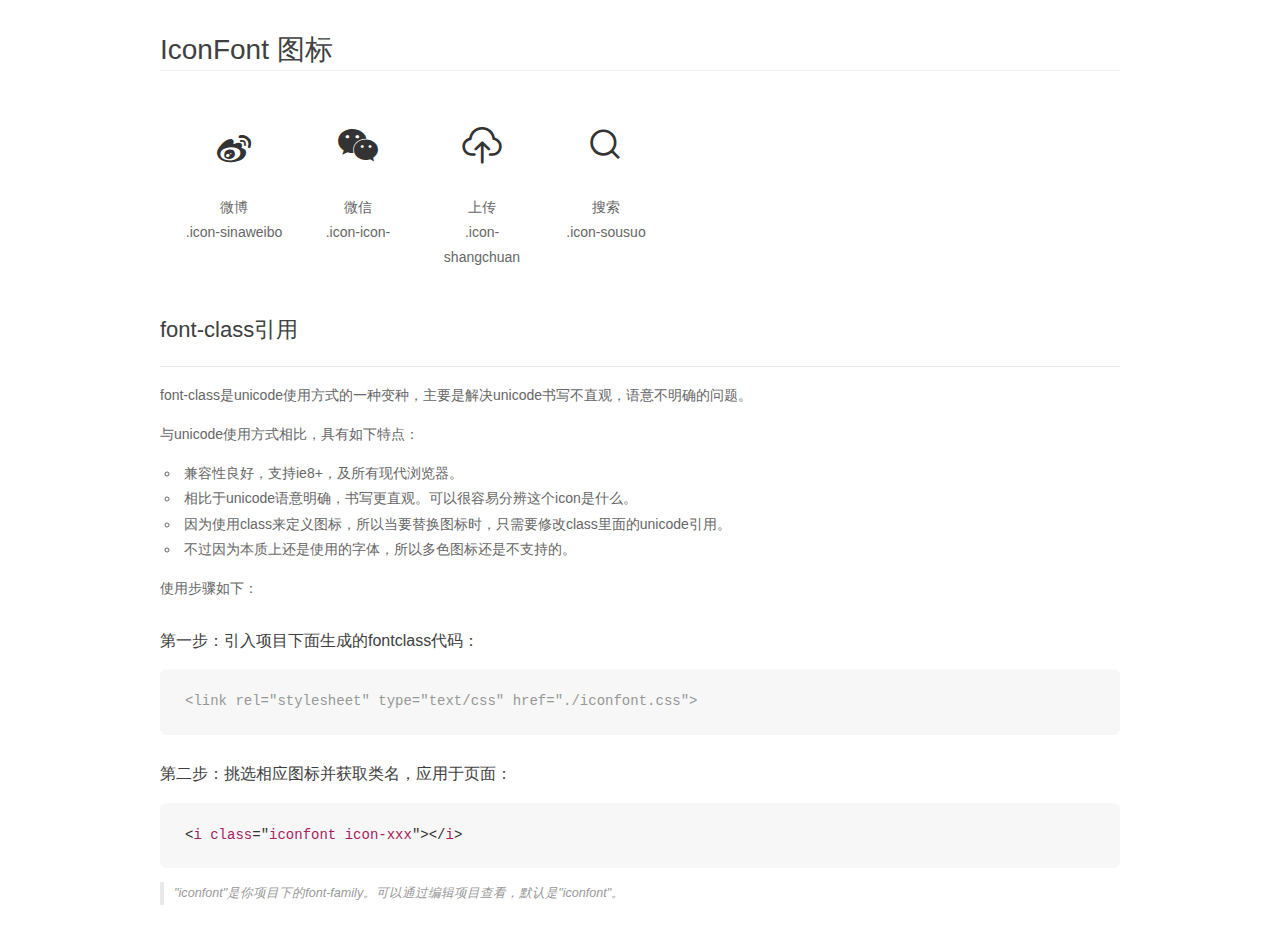
<file: 站酷升级版/iconfont/demo_fontclass.html>
<!DOCTYPE html>
<html>
<head>
    <meta charset="utf-8"/>
    <title>IconFont</title>
    <link rel="stylesheet" href="demo.css">
    <link rel="stylesheet" href="iconfont.css">
</head>
<body>
    <div class="main markdown">
        <h1>IconFont 图标</h1>
        <ul class="icon_lists clear">
            
                <li>
                <i class="icon iconfont icon-sinaweibo"></i>
                    <div class="name">微博</div>
                    <div class="fontclass">.icon-sinaweibo</div>
                </li>
            
                <li>
                <i class="icon iconfont icon-icon-"></i>
                    <div class="name">微信</div>
                    <div class="fontclass">.icon-icon-</div>
                </li>
            
                <li>
                <i class="icon iconfont icon-shangchuan"></i>
                    <div class="name">上传</div>
                    <div class="fontclass">.icon-shangchuan</div>
                </li>
            
                <li>
                <i class="icon iconfont icon-sousuo"></i>
                    <div class="name">搜索</div>
                    <div class="fontclass">.icon-sousuo</div>
                </li>
            
        </ul>

        <h2 id="font-class-">font-class引用</h2>
        <hr>

        <p>font-class是unicode使用方式的一种变种，主要是解决unicode书写不直观，语意不明确的问题。</p>
        <p>与unicode使用方式相比，具有如下特点：</p>
        <ul>
        <li>兼容性良好，支持ie8+，及所有现代浏览器。</li>
        <li>相比于unicode语意明确，书写更直观。可以很容易分辨这个icon是什么。</li>
        <li>因为使用class来定义图标，所以当要替换图标时，只需要修改class里面的unicode引用。</li>
        <li>不过因为本质上还是使用的字体，所以多色图标还是不支持的。</li>
        </ul>
        <p>使用步骤如下：</p>
        <h3 id="-fontclass-">第一步：引入项目下面生成的fontclass代码：</h3>


        <pre><code class="lang-js hljs javascript"><span class="hljs-comment">&lt;link rel="stylesheet" type="text/css" href="./iconfont.css"&gt;</span></code></pre>
        <h3 id="-">第二步：挑选相应图标并获取类名，应用于页面：</h3>
        <pre><code class="lang-css hljs">&lt;<span class="hljs-selector-tag">i</span> <span class="hljs-selector-tag">class</span>="<span class="hljs-selector-tag">iconfont</span> <span class="hljs-selector-tag">icon-xxx</span>"&gt;&lt;/<span class="hljs-selector-tag">i</span>&gt;</code></pre>
        <blockquote>
        <p>"iconfont"是你项目下的font-family。可以通过编辑项目查看，默认是"iconfont"。</p>
        </blockquote>
    </div>
</body>
</html>
</file>
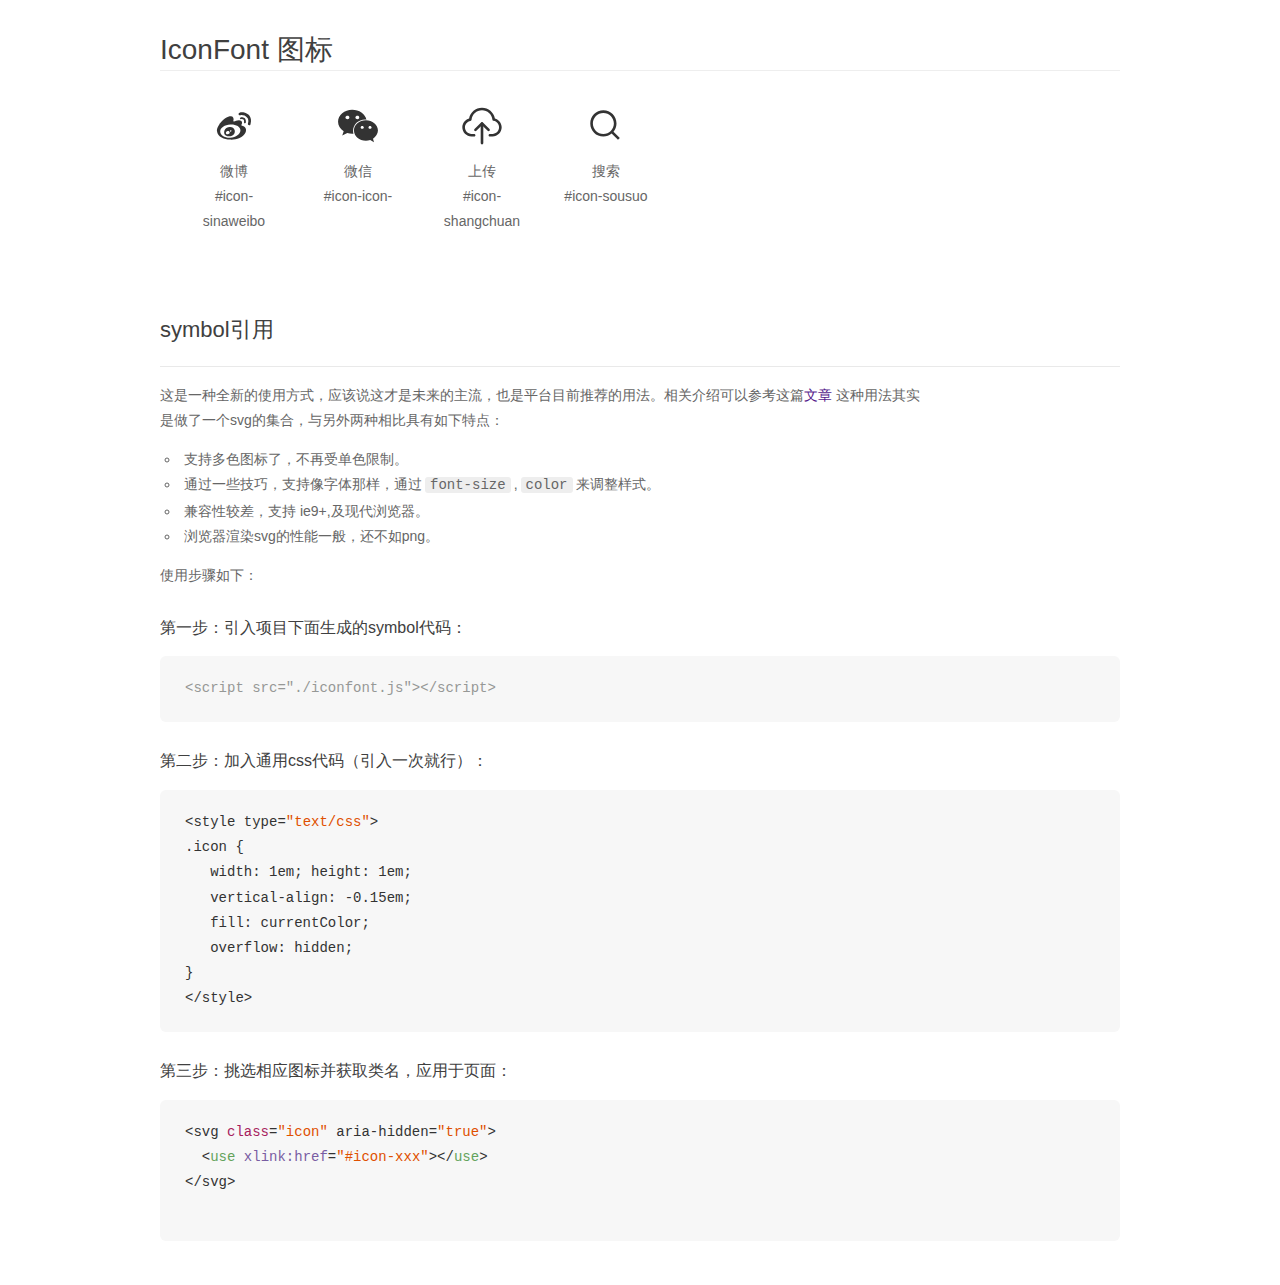
<file: 站酷升级版/iconfont/demo_symbol.html>
<!DOCTYPE html>
<html>
<head>
    <meta charset="utf-8"/>
    <title>IconFont</title>
    <link rel="stylesheet" href="demo.css">
    <script src="iconfont.js"></script>

    <style type="text/css">
        .icon {
          /* 通过设置 font-size 来改变图标大小 */
          width: 1em; height: 1em;
          /* 图标和文字相邻时，垂直对齐 */
          vertical-align: -0.15em;
          /* 通过设置 color 来改变 SVG 的颜色/fill */
          fill: currentColor;
          /* path 和 stroke 溢出 viewBox 部分在 IE 下会显示
             normalize.css 中也包含这行 */
          overflow: hidden;
        }

    </style>
</head>
<body>
    <div class="main markdown">
        <h1>IconFont 图标</h1>
        <ul class="icon_lists clear">
            
                <li>
                    <svg class="icon" aria-hidden="true">
                        <use xlink:href="#icon-sinaweibo"></use>
                    </svg>
                    <div class="name">微博</div>
                    <div class="fontclass">#icon-sinaweibo</div>
                </li>
            
                <li>
                    <svg class="icon" aria-hidden="true">
                        <use xlink:href="#icon-icon-"></use>
                    </svg>
                    <div class="name">微信</div>
                    <div class="fontclass">#icon-icon-</div>
                </li>
            
                <li>
                    <svg class="icon" aria-hidden="true">
                        <use xlink:href="#icon-shangchuan"></use>
                    </svg>
                    <div class="name">上传</div>
                    <div class="fontclass">#icon-shangchuan</div>
                </li>
            
                <li>
                    <svg class="icon" aria-hidden="true">
                        <use xlink:href="#icon-sousuo"></use>
                    </svg>
                    <div class="name">搜索</div>
                    <div class="fontclass">#icon-sousuo</div>
                </li>
            
        </ul>


        <h2 id="symbol-">symbol引用</h2>
        <hr>

        <p>这是一种全新的使用方式，应该说这才是未来的主流，也是平台目前推荐的用法。相关介绍可以参考这篇<a href="">文章</a>
        这种用法其实是做了一个svg的集合，与另外两种相比具有如下特点：</p>
        <ul>
          <li>支持多色图标了，不再受单色限制。</li>
          <li>通过一些技巧，支持像字体那样，通过<code>font-size</code>,<code>color</code>来调整样式。</li>
          <li>兼容性较差，支持 ie9+,及现代浏览器。</li>
          <li>浏览器渲染svg的性能一般，还不如png。</li>
        </ul>
        <p>使用步骤如下：</p>
        <h3 id="-symbol-">第一步：引入项目下面生成的symbol代码：</h3>
        <pre><code class="lang-js hljs javascript"><span class="hljs-comment">&lt;script src="./iconfont.js"&gt;&lt;/script&gt;</span></code></pre>
        <h3 id="-css-">第二步：加入通用css代码（引入一次就行）：</h3>
        <pre><code class="lang-js hljs javascript">&lt;style type=<span class="hljs-string">"text/css"</span>&gt;
.icon {
   width: <span class="hljs-number">1</span>em; height: <span class="hljs-number">1</span>em;
   vertical-align: <span class="hljs-number">-0.15</span>em;
   fill: currentColor;
   overflow: hidden;
}
&lt;<span class="hljs-regexp">/style&gt;</span></code></pre>
        <h3 id="-">第三步：挑选相应图标并获取类名，应用于页面：</h3>
        <pre><code class="lang-js hljs javascript">&lt;svg <span class="hljs-class"><span class="hljs-keyword">class</span></span>=<span class="hljs-string">"icon"</span> aria-hidden=<span class="hljs-string">"true"</span>&gt;<span class="xml"><span class="hljs-tag">
  &lt;<span class="hljs-name">use</span> <span class="hljs-attr">xlink:href</span>=<span class="hljs-string">"#icon-xxx"</span>&gt;</span><span class="hljs-tag">&lt;/<span class="hljs-name">use</span>&gt;</span>
</span>&lt;<span class="hljs-regexp">/svg&gt;
        </span></code></pre>
    </div>
</body>
</html>
</file>
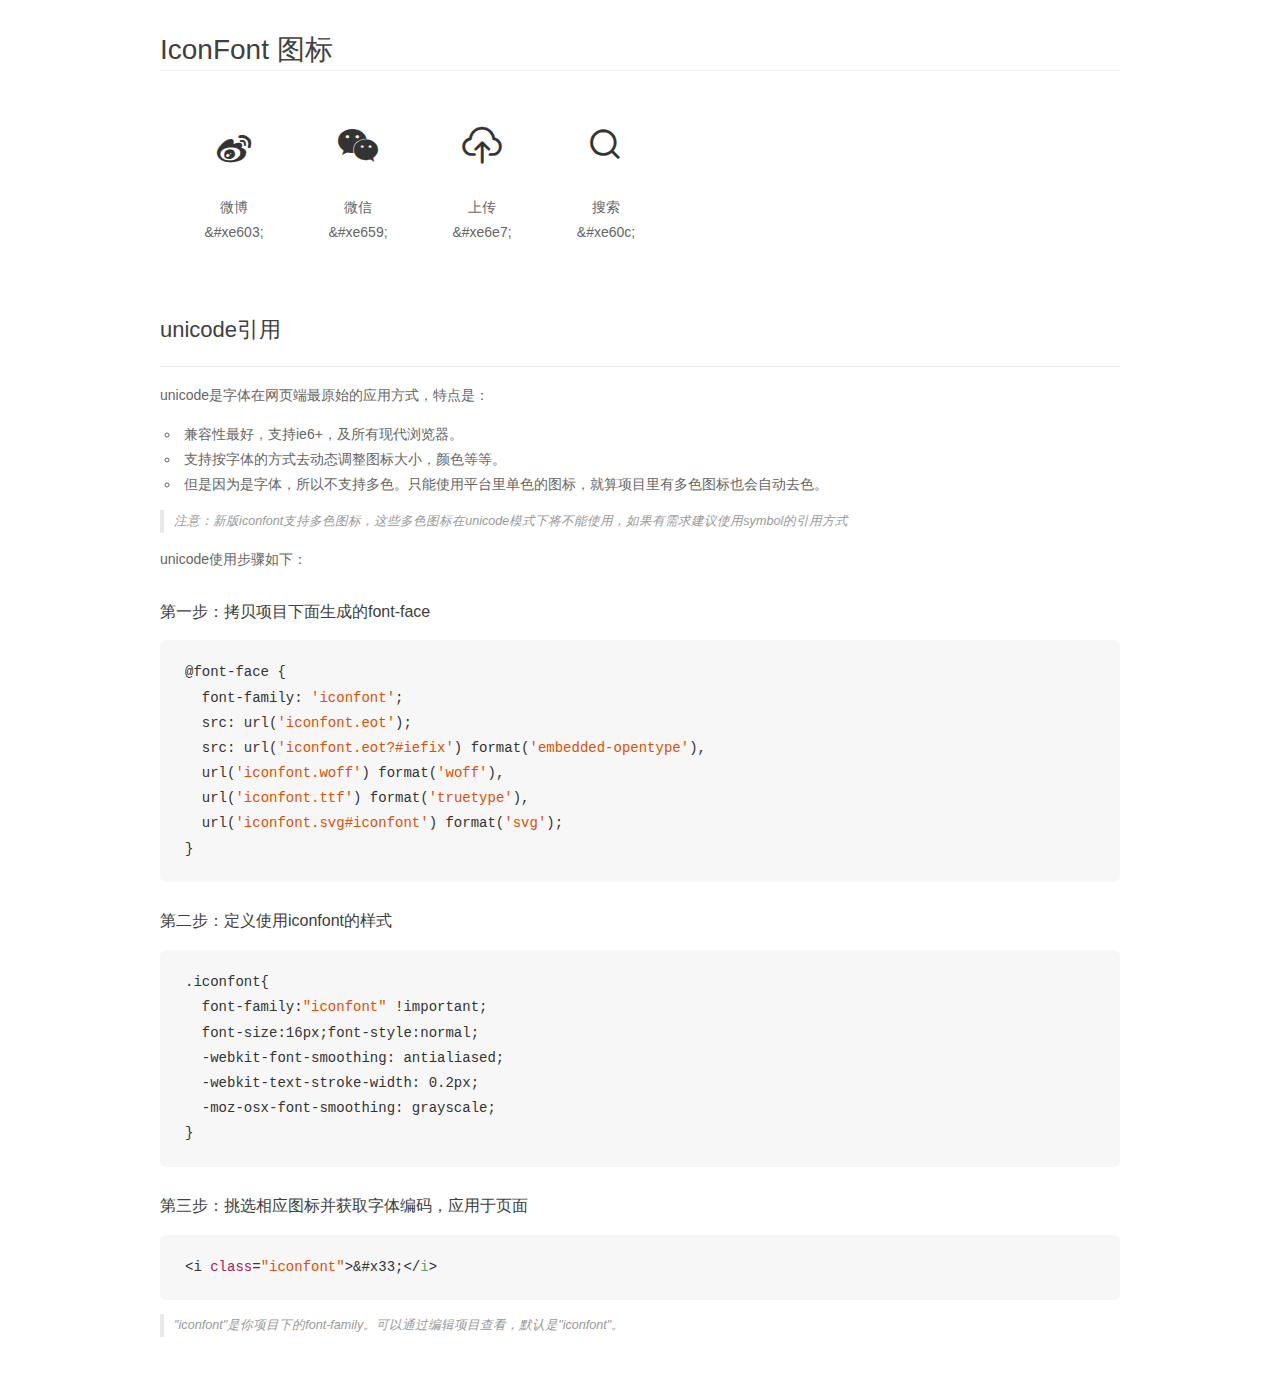
<file: 站酷升级版/iconfont/demo_unicode.html>
<!DOCTYPE html>
<html>
<head>
    <meta charset="utf-8"/>
    <title>IconFont</title>
    <link rel="stylesheet" href="demo.css">

    <style type="text/css">

        @font-face {font-family: "iconfont";
          src: url('iconfont.eot'); /* IE9*/
          src: url('iconfont.eot#iefix') format('embedded-opentype'), /* IE6-IE8 */
          url('iconfont.woff') format('woff'), /* chrome, firefox */
          url('iconfont.ttf') format('truetype'), /* chrome, firefox, opera, Safari, Android, iOS 4.2+*/
          url('iconfont.svg#iconfont') format('svg'); /* iOS 4.1- */
        }

        .iconfont {
          font-family:"iconfont" !important;
          font-size:16px;
          font-style:normal;
          -webkit-font-smoothing: antialiased;
          -webkit-text-stroke-width: 0.2px;
          -moz-osx-font-smoothing: grayscale;
        }

    </style>
</head>
<body>
    <div class="main markdown">
        <h1>IconFont 图标</h1>
        <ul class="icon_lists clear">
            
                <li>
                <i class="icon iconfont">&#xe603;</i>
                    <div class="name">微博</div>
                    <div class="code">&amp;#xe603;</div>
                </li>
            
                <li>
                <i class="icon iconfont">&#xe659;</i>
                    <div class="name">微信</div>
                    <div class="code">&amp;#xe659;</div>
                </li>
            
                <li>
                <i class="icon iconfont">&#xe6e7;</i>
                    <div class="name">上传</div>
                    <div class="code">&amp;#xe6e7;</div>
                </li>
            
                <li>
                <i class="icon iconfont">&#xe60c;</i>
                    <div class="name">搜索</div>
                    <div class="code">&amp;#xe60c;</div>
                </li>
            
        </ul>
        <h2 id="unicode-">unicode引用</h2>
        <hr>

        <p>unicode是字体在网页端最原始的应用方式，特点是：</p>
        <ul>
        <li>兼容性最好，支持ie6+，及所有现代浏览器。</li>
        <li>支持按字体的方式去动态调整图标大小，颜色等等。</li>
        <li>但是因为是字体，所以不支持多色。只能使用平台里单色的图标，就算项目里有多色图标也会自动去色。</li>
        </ul>
        <blockquote>
        <p>注意：新版iconfont支持多色图标，这些多色图标在unicode模式下将不能使用，如果有需求建议使用symbol的引用方式</p>
        </blockquote>
        <p>unicode使用步骤如下：</p>
        <h3 id="-font-face">第一步：拷贝项目下面生成的font-face</h3>
        <pre><code class="lang-js hljs javascript">@font-face {
  font-family: <span class="hljs-string">'iconfont'</span>;
  src: url(<span class="hljs-string">'iconfont.eot'</span>);
  src: url(<span class="hljs-string">'iconfont.eot?#iefix'</span>) format(<span class="hljs-string">'embedded-opentype'</span>),
  url(<span class="hljs-string">'iconfont.woff'</span>) format(<span class="hljs-string">'woff'</span>),
  url(<span class="hljs-string">'iconfont.ttf'</span>) format(<span class="hljs-string">'truetype'</span>),
  url(<span class="hljs-string">'iconfont.svg#iconfont'</span>) format(<span class="hljs-string">'svg'</span>);
}
</code></pre>
        <h3 id="-iconfont-">第二步：定义使用iconfont的样式</h3>
        <pre><code class="lang-js hljs javascript">.iconfont{
  font-family:<span class="hljs-string">"iconfont"</span> !important;
  font-size:<span class="hljs-number">16</span>px;font-style:normal;
  -webkit-font-smoothing: antialiased;
  -webkit-text-stroke-width: <span class="hljs-number">0.2</span>px;
  -moz-osx-font-smoothing: grayscale;
}
</code></pre>
        <h3 id="-">第三步：挑选相应图标并获取字体编码，应用于页面</h3>
        <pre><code class="lang-js hljs javascript">&lt;i <span class="hljs-class"><span class="hljs-keyword">class</span></span>=<span class="hljs-string">"iconfont"</span>&gt;&amp;#x33;<span class="xml"><span class="hljs-tag">&lt;/<span class="hljs-name">i</span>&gt;</span></span></code></pre>

        <blockquote>
        <p>"iconfont"是你项目下的font-family。可以通过编辑项目查看，默认是"iconfont"。</p>
        </blockquote>
    </div>


</body>
</html>
</file>
<file: 站酷升级版/iconfont/iconfont.css>
@font-face {font-family: "iconfont";
  src: url('iconfont.eot?t=1503319475621'); /* IE9*/
  src: url('iconfont.eot?t=1503319475621#iefix') format('embedded-opentype'), /* IE6-IE8 */
  url('iconfont.woff?t=1503319475621') format('woff'), /* chrome, firefox */
  url('iconfont.ttf?t=1503319475621') format('truetype'), /* chrome, firefox, opera, Safari, Android, iOS 4.2+*/
  url('iconfont.svg?t=1503319475621#iconfont') format('svg'); /* iOS 4.1- */
}

.iconfont {
  font-family:"iconfont" !important;
  font-size:16px;
  font-style:normal;
  -webkit-font-smoothing: antialiased;
  -moz-osx-font-smoothing: grayscale;
}

.icon-sinaweibo:before { content: "\e603"; }

.icon-icon-:before { content: "\e659"; }

.icon-shangchuan:before { content: "\e6e7"; }

.icon-sousuo:before { content: "\e60c"; }
</file>
<file: 站酷升级版/iconfont/demo.css>
*{margin: 0;padding: 0;list-style: none;}
/*
KISSY CSS Reset
理念：1. reset 的目的不是清除浏览器的默认样式，这仅是部分工作。清除和重置是紧密不可分的。
2. reset 的目的不是让默认样式在所有浏览器下一致，而是减少默认样式有可能带来的问题。
3. reset 期望提供一套普适通用的基础样式。但没有银弹，推荐根据具体需求，裁剪和修改后再使用。
特色：1. 适应中文；2. 基于最新主流浏览器。
维护：玉伯<lifesinger@gmail.com>, 正淳<ragecarrier@gmail.com>
 */

/** 清除内外边距 **/
body, h1, h2, h3, h4, h5, h6, hr, p, blockquote, /* structural elements 结构元素 */
dl, dt, dd, ul, ol, li, /* list elements 列表元素 */
pre, /* text formatting elements 文本格式元素 */
form, fieldset, legend, button, input, textarea, /* form elements 表单元素 */
th, td /* table elements 表格元素 */ {
  margin: 0;
  padding: 0;
}

/** 设置默认字体 **/
body,
button, input, select, textarea /* for ie */ {
  font: 12px/1.5 tahoma, arial, \5b8b\4f53, sans-serif;
}
h1, h2, h3, h4, h5, h6 { font-size: 100%; }
address, cite, dfn, em, var { font-style: normal; } /* 将斜体扶正 */
code, kbd, pre, samp { font-family: courier new, courier, monospace; } /* 统一等宽字体 */
small { font-size: 12px; } /* 小于 12px 的中文很难阅读，让 small 正常化 */

/** 重置列表元素 **/
ul, ol { list-style: none; }

/** 重置文本格式元素 **/
a { text-decoration: none; }
a:hover { text-decoration: underline; }


/** 重置表单元素 **/
legend { color: #000; } /* for ie6 */
fieldset, img { border: 0; } /* img 搭车：让链接里的 img 无边框 */
button, input, select, textarea { font-size: 100%; } /* 使得表单元素在 ie 下能继承字体大小 */
/* 注：optgroup 无法扶正 */

/** 重置表格元素 **/
table { border-collapse: collapse; border-spacing: 0; }

/* 清除浮动 */
.ks-clear:after, .clear:after {
  content: '\20';
  display: block;
  height: 0;
  clear: both;
}
.ks-clear, .clear {
  *zoom: 1;
}

.main {
  padding: 30px 100px;
width: 960px;
margin: 0 auto;
}
.main h1{font-size:36px; color:#333; text-align:left;margin-bottom:30px; border-bottom: 1px solid #eee;}

.helps{margin-top:40px;}
.helps pre{
  padding:20px;
  margin:10px 0;
  border:solid 1px #e7e1cd;
  background-color: #fffdef;
  overflow: auto;
}

.icon_lists{
  width: 100% !important;

}

.icon_lists li{
  float:left;
  width: 100px;
  height:180px;
  text-align: center;
  list-style: none !important;
}
.icon_lists .icon{
  font-size: 42px;
  line-height: 100px;
  margin: 10px 0;
  color:#333;
  -webkit-transition: font-size 0.25s ease-out 0s;
  -moz-transition: font-size 0.25s ease-out 0s;
  transition: font-size 0.25s ease-out 0s;

}
.icon_lists .icon:hover{
  font-size: 100px;
}



.markdown {
  color: #666;
  font-size: 14px;
  line-height: 1.8;
}

.highlight {
  line-height: 1.5;
}

.markdown img {
  vertical-align: middle;
  max-width: 100%;
}

.markdown h1 {
  color: #404040;
  font-weight: 500;
  line-height: 40px;
  margin-bottom: 24px;
}

.markdown h2,
.markdown h3,
.markdown h4,
.markdown h5,
.markdown h6 {
  color: #404040;
  margin: 1.6em 0 0.6em 0;
  font-weight: 500;
  clear: both;
}

.markdown h1 {
  font-size: 28px;
}

.markdown h2 {
  font-size: 22px;
}

.markdown h3 {
  font-size: 16px;
}

.markdown h4 {
  font-size: 14px;
}

.markdown h5 {
  font-size: 12px;
}

.markdown h6 {
  font-size: 12px;
}

.markdown hr {
  height: 1px;
  border: 0;
  background: #e9e9e9;
  margin: 16px 0;
  clear: both;
}

.markdown p,
.markdown pre {
  margin: 1em 0;
}

.markdown > p,
.markdown > blockquote,
.markdown > .highlight,
.markdown > ol,
.markdown > ul {
  width: 80%;
}

.markdown ul > li {
  list-style: circle;
}

.markdown > ul li,
.markdown blockquote ul > li {
  margin-left: 20px;
  padding-left: 4px;
}

.markdown > ul li p,
.markdown > ol li p {
  margin: 0.6em 0;
}

.markdown ol > li {
  list-style: decimal;
}

.markdown > ol li,
.markdown blockquote ol > li {
  margin-left: 20px;
  padding-left: 4px;
}

.markdown code {
  margin: 0 3px;
  padding: 0 5px;
  background: #eee;
  border-radius: 3px;
}

.markdown pre {
  border-radius: 6px;
  background: #f7f7f7;
  padding: 20px;
}

.markdown pre code {
  border: none;
  background: #f7f7f7;
  margin: 0;
}

.markdown strong,
.markdown b {
  font-weight: 600;
}

.markdown > table {
  border-collapse: collapse;
  border-spacing: 0px;
  empty-cells: show;
  border: 1px solid #e9e9e9;
  width: 95%;
  margin-bottom: 24px;
}

.markdown > table th {
  white-space: nowrap;
  color: #333;
  font-weight: 600;

}

.markdown > table th,
.markdown > table td {
  border: 1px solid #e9e9e9;
  padding: 8px 16px;
  text-align: left;
}

.markdown > table th {
  background: #F7F7F7;
}

.markdown blockquote {
  font-size: 90%;
  color: #999;
  border-left: 4px solid #e9e9e9;
  padding-left: 0.8em;
  margin: 1em 0;
  font-style: italic;
}

.markdown blockquote p {
  margin: 0;
}

.markdown .anchor {
  opacity: 0;
  transition: opacity 0.3s ease;
  margin-left: 8px;
}

.markdown .waiting {
  color: #ccc;
}

.markdown h1:hover .anchor,
.markdown h2:hover .anchor,
.markdown h3:hover .anchor,
.markdown h4:hover .anchor,
.markdown h5:hover .anchor,
.markdown h6:hover .anchor {
  opacity: 1;
  display: inline-block;
}

.markdown > br,
.markdown > p > br {
  clear: both;
}


.hljs {
  display: block;
  background: white;
  padding: 0.5em;
  color: #333333;
  overflow-x: auto;
}

.hljs-comment,
.hljs-meta {
  color: #969896;
}

.hljs-string,
.hljs-variable,
.hljs-template-variable,
.hljs-strong,
.hljs-emphasis,
.hljs-quote {
  color: #df5000;
}

.hljs-keyword,
.hljs-selector-tag,
.hljs-type {
  color: #a71d5d;
}

.hljs-literal,
.hljs-symbol,
.hljs-bullet,
.hljs-attribute {
  color: #0086b3;
}

.hljs-section,
.hljs-name {
  color: #63a35c;
}

.hljs-tag {
  color: #333333;
}

.hljs-title,
.hljs-attr,
.hljs-selector-id,
.hljs-selector-class,
.hljs-selector-attr,
.hljs-selector-pseudo {
  color: #795da3;
}

.hljs-addition {
  color: #55a532;
  background-color: #eaffea;
}

.hljs-deletion {
  color: #bd2c00;
  background-color: #ffecec;
}

.hljs-link {
  text-decoration: underline;
}

pre{
  background: #fff;
}
</file>
